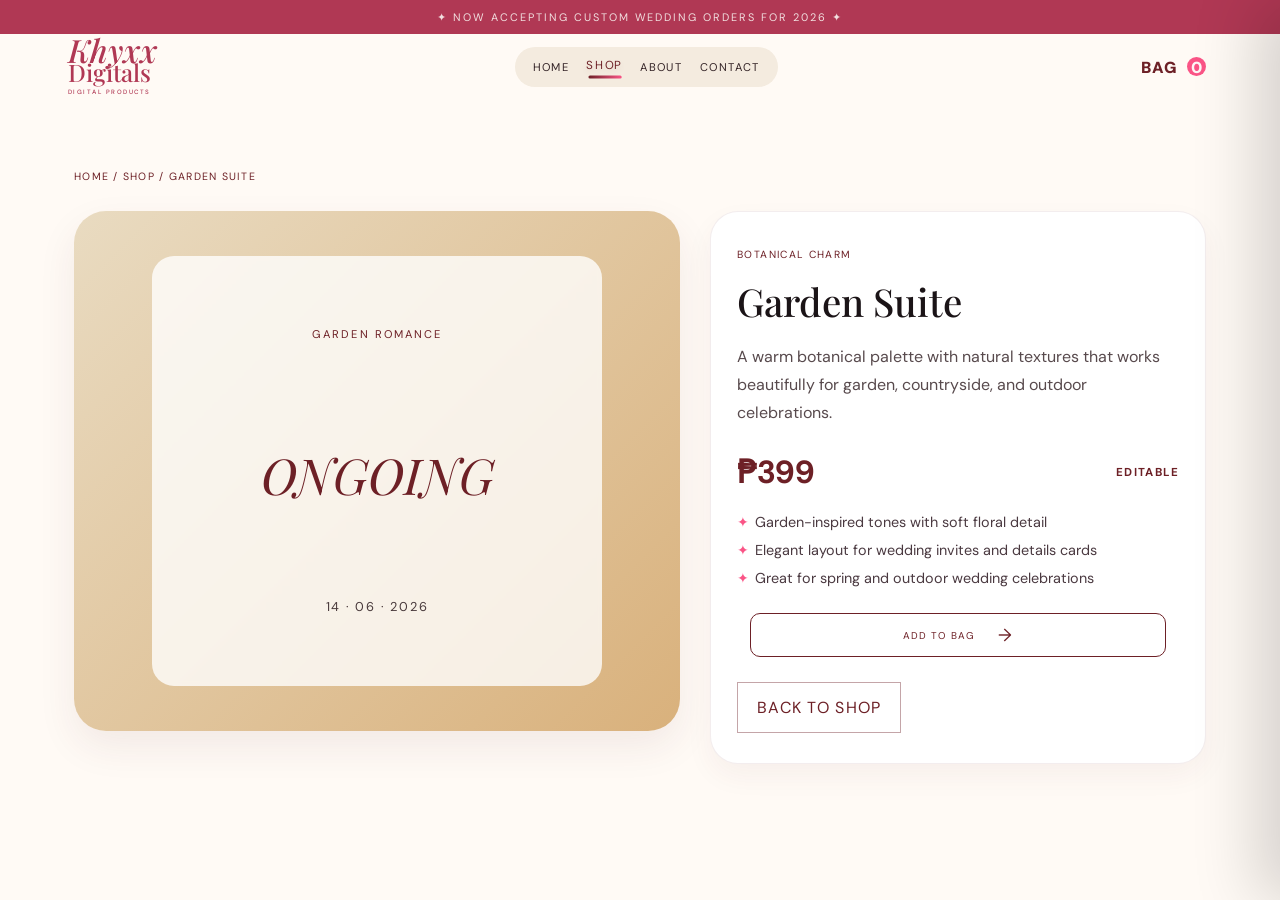
<file: garden-suite.html>
<!doctype html>
<html lang="en">
  <head>
    <meta charset="UTF-8" />
    <meta name="viewport" content="width=device-width, initial-scale=1.0" />
    <meta name="description" content="Garden Suite wedding letter design by Khyxx Digitals." />
    <title>Garden Suite | Khyxx Digitals</title>
    <link rel="preconnect" href="https://fonts.googleapis.com" />
    <link rel="preconnect" href="https://fonts.gstatic.com" crossorigin />
    <link href="https://fonts.googleapis.com/css2?family=DM+Sans:wght@400;500;600;700&family=Italiana&family=Playfair+Display:ital,wght@0,500;0,600;1,500;1,600&display=swap" rel="stylesheet" />
    <link rel="stylesheet" href="style.css" />
  </head>
  <body>
    <div class="announcement">✦ NOW ACCEPTING CUSTOM WEDDING ORDERS FOR 2026 ✦</div>

    <header class="site-header">
      <a href="index.html" class="brand" aria-label="Khyxx Digitals home">
        <span>Khyxx</span> Digitals
        <small>digital products</small>
      </a>

      <button class="menu-toggle" aria-label="Open menu" aria-expanded="false">☰</button>

      <nav class="nav" aria-label="Main navigation">
        <a href="index.html">Home</a>
        <a class="active" href="shop.html">Shop</a>
        <a href="about.html">About</a>
        <a href="contact.html">Contact</a>
      </nav>

      <button class="cart-button" aria-label="Open shopping cart">
        Bag <span class="cart-count">0</span>
      </button>
    </header>

    <main class="detail-page">
      <div class="detail-breadcrumb">Home / Shop / Garden Suite</div>

      <div class="detail-layout">
        <div class="detail-visual" style="background:linear-gradient(135deg,#e9dbc1,#d9b17c);">
          <div class="preview-card" style="background:rgba(255,255,255,0.78);">
            <span class="pairing">garden romance</span>
            <h1 style="font-size:3.1rem;">ONGOING</h1>
            <span class="date">14 · 06 · 2026</span>
          </div>
        </div>

        <aside class="detail-info">
          <span class="tag">Botanical charm</span>
          <h2>Garden Suite</h2>
          <p>
            A warm botanical palette with natural textures that works beautifully for garden, countryside, and outdoor celebrations.
          </p>

          <div class="price-row">
            <strong>₱399</strong>
            <span style="color:#6d2026; font-size:0.72rem; letter-spacing:0.12em; text-transform:uppercase; font-weight:700;">Editable</span>
          </div>

          <ul class="feature-list">
            <li>Garden-inspired tones with soft floral detail</li>
            <li>Elegant layout for wedding invites and details cards</li>
            <li>Great for spring and outdoor wedding celebrations</li>
          </ul>

          <div class="detail-actions">
            <button class="button button-dark add-to-cart" data-name="Garden Suite Design" data-price="349">Add to bag <span>→</span></button>
            <a class="button secondary" href="shop.html">Back to shop</a>
          </div>
        </aside>
      </div>
    </main>

    <aside class="cart-drawer" aria-hidden="true">
      <div class="cart-top">
        <h2>Your bag</h2>
        <button class="close-cart" aria-label="Close cart">×</button>
      </div>
      <div class="cart-items">
        <p class="empty">Your bag is waiting for something lovely.</p>
      </div>
      <div class="cart-footer">
        <p>Total <strong class="cart-total">₱0</strong></p>
        <button class="button button-dark checkout">Continue to checkout <span>→</span></button>
      </div>
    </aside>

    <div class="overlay"></div>

    <script src="java.js"></script>
  </body>
</html>
</file>
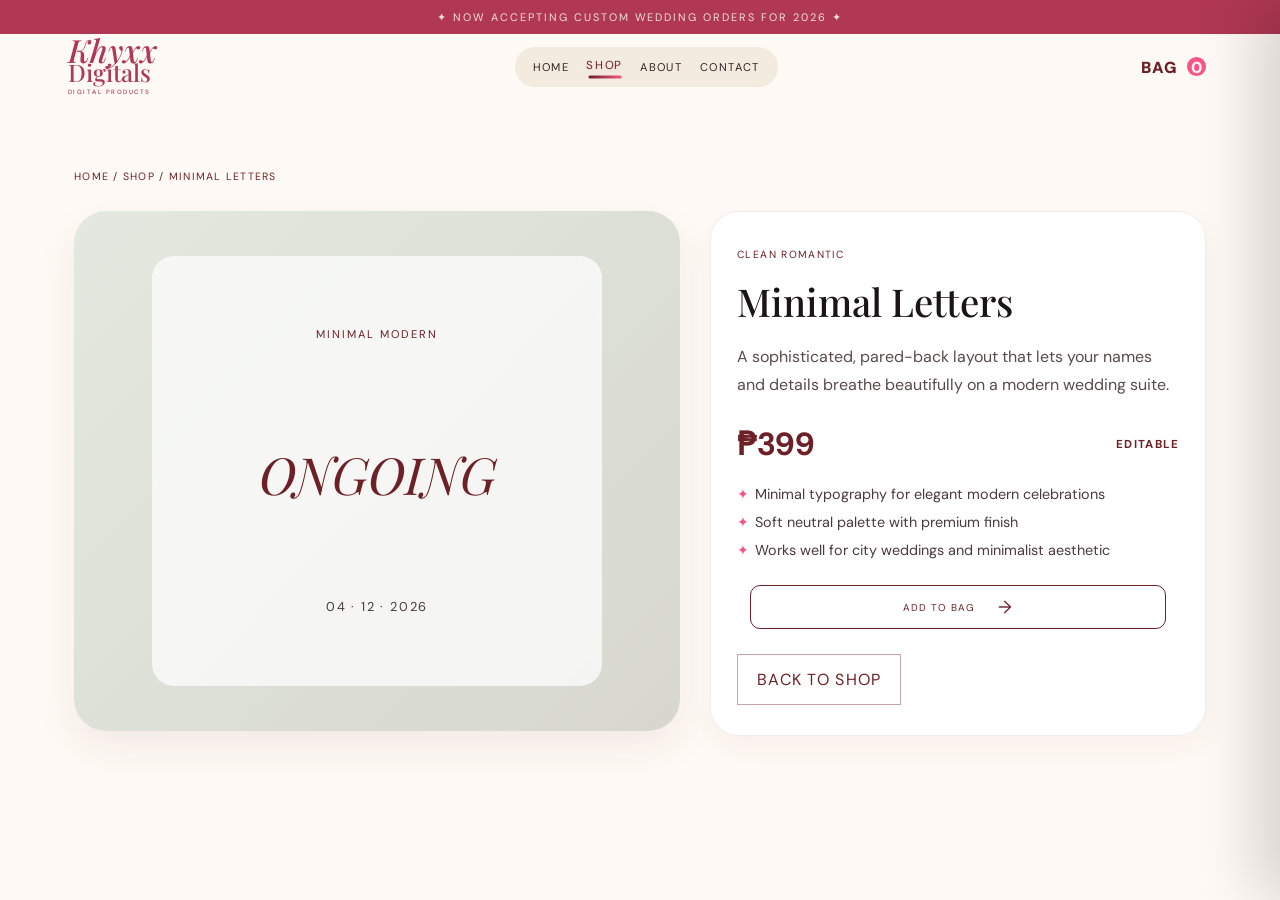
<file: minimal-letters.html>
<!doctype html>
<html lang="en">
  <head>
    <meta charset="UTF-8" />
    <meta name="viewport" content="width=device-width, initial-scale=1.0" />
    <meta name="description" content="Minimal Letters wedding letter design by Khyxx Digitals." />
    <title>Minimal Letters | Khyxx Digitals</title>
    <link rel="preconnect" href="https://fonts.googleapis.com" />
    <link rel="preconnect" href="https://fonts.gstatic.com" crossorigin />
    <link href="https://fonts.googleapis.com/css2?family=DM+Sans:wght@400;500;600;700&family=Italiana&family=Playfair+Display:ital,wght@0,500;0,600;1,500;1,600&display=swap" rel="stylesheet" />
    <link rel="stylesheet" href="style.css" />
  </head>
  <body>
    <div class="announcement">✦ NOW ACCEPTING CUSTOM WEDDING ORDERS FOR 2026 ✦</div>

    <header class="site-header">
      <a href="Home.html" class="brand" aria-label="Khyxx Digitals home">
        <span>Khyxx</span> Digitals
        <small>digital products</small>
      </a>

      <button class="menu-toggle" aria-label="Open menu" aria-expanded="false">☰</button>

      <nav class="nav" aria-label="Main navigation">
        <a href="index.html">Home</a>
        <a class="active" href="shop.html">Shop</a>
        <a href="about.html">About</a>
        <a href="contact.html">Contact</a>
      </nav>

      <button class="cart-button" aria-label="Open shopping cart">
        Bag <span class="cart-count">0</span>
      </button>
    </header>

    <main class="detail-page">
      <div class="detail-breadcrumb">Home / Shop / Minimal Letters</div>

      <div class="detail-layout">
        <div class="detail-visual" style="background:linear-gradient(135deg,#e3e9e0,#d7d7cf);">
          <div class="preview-card" style="background:rgba(255,255,255,0.72);">
            <span class="pairing">minimal modern</span>
            <h1 style="font-size:3.2rem;">ONGOING</h1>
            <span class="date">04 · 12 · 2026</span>
          </div>
        </div>

        <aside class="detail-info">
          <span class="tag">Clean romantic</span>
          <h2>Minimal Letters</h2>
          <p>
            A sophisticated, pared-back layout that lets your names and details breathe beautifully on a modern wedding suite.
          </p>

          <div class="price-row">
            <strong>₱399</strong>
            <span style="color:#6d2026; font-size:0.72rem; letter-spacing:0.12em; text-transform:uppercase; font-weight:700;">Editable</span>
          </div>

          <ul class="feature-list">
            <li>Minimal typography for elegant modern celebrations</li>
            <li>Soft neutral palette with premium finish</li>
            <li>Works well for city weddings and minimalist aesthetic</li>
          </ul>

          <div class="detail-actions">
            <button class="button button-dark add-to-cart" data-name="Minimal Letters Design" data-price="249">Add to bag <span>→</span></button>
            <a class="button secondary" href="shop.html">Back to shop</a>
          </div>
        </aside>
      </div>
    </main>

    <aside class="cart-drawer" aria-hidden="true">
      <div class="cart-top">
        <h2>Your bag</h2>
        <button class="close-cart" aria-label="Close cart">×</button>
      </div>
      <div class="cart-items">
        <p class="empty">Your bag is waiting for something lovely.</p>
      </div>
      <div class="cart-footer">
        <p>Total <strong class="cart-total">₱0</strong></p>
        <button class="button button-dark checkout">Continue to checkout <span>→</span></button>
      </div>
    </aside>

    <div class="overlay"></div>

    <script src="java.js"></script>
  </body>
</html>
</file>
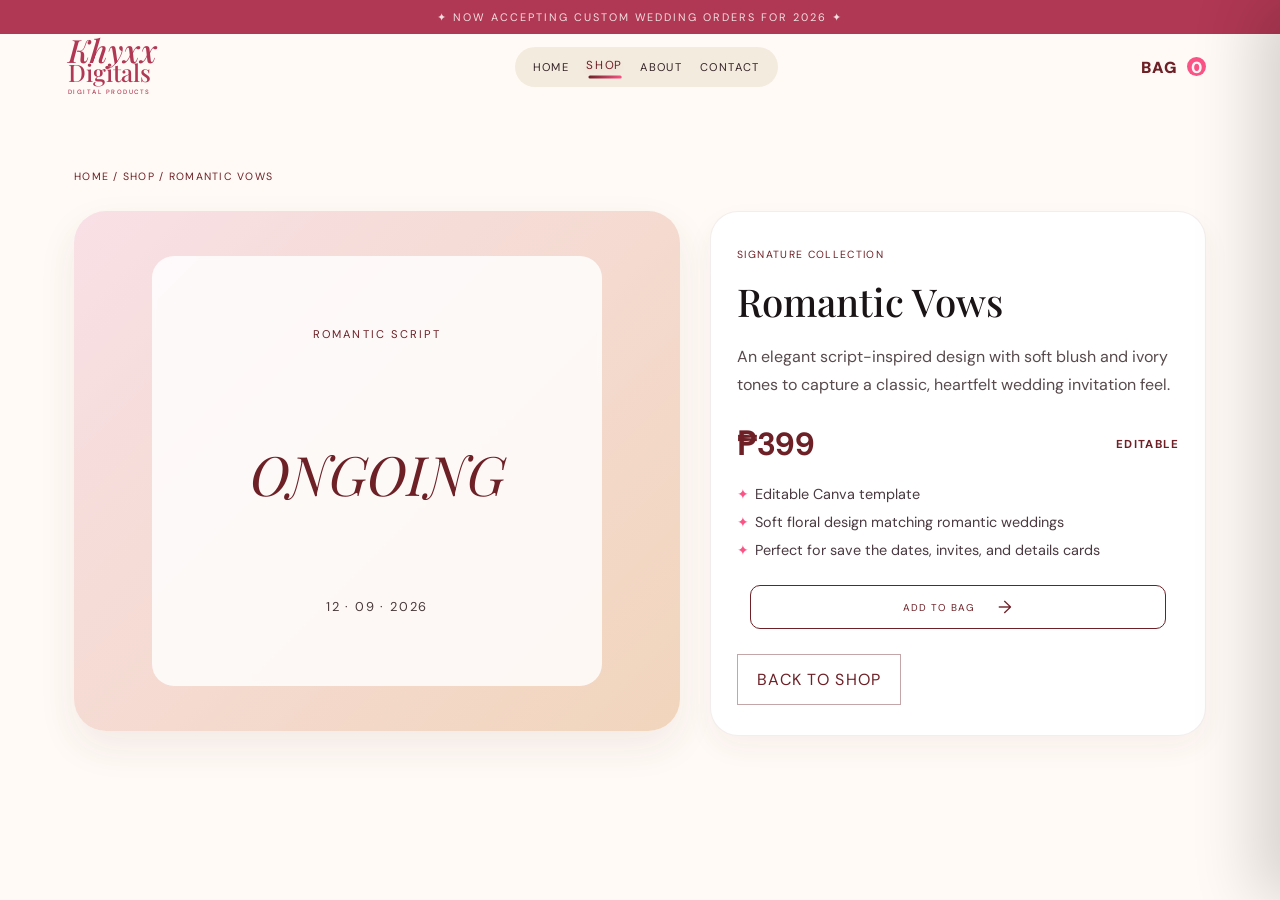
<file: romantic-vows.html>
<!doctype html>
<html lang="en">

<head>
  <meta charset="UTF-8" />
  <meta name="viewport" content="width=device-width, initial-scale=1.0" />
  <meta name="description" content="Romantic Vows wedding letter design by Khyxx Digitals." />
  <title>Romantic Vows | Khyxx Digitals</title>
  <link rel="preconnect" href="https://fonts.googleapis.com" />
  <link rel="preconnect" href="https://fonts.gstatic.com" crossorigin />
  <link
    href="https://fonts.googleapis.com/css2?family=DM+Sans:wght@400;500;600;700&family=Italiana&family=Playfair+Display:ital,wght@0,500;0,600;1,500;1,600&display=swap"
    rel="stylesheet" />
  <link rel="stylesheet" href="style.css" />
</head>

<body>
  <div class="announcement">✦ NOW ACCEPTING CUSTOM WEDDING ORDERS FOR 2026 ✦</div>

  <header class="site-header">
    <a href="Home.html" class="brand" aria-label="Khyxx Digitals home">
      <span>Khyxx</span> Digitals
      <small>digital products</small>
    </a>

    <button class="menu-toggle" aria-label="Open menu" aria-expanded="false">☰</button>

    <nav class="nav" aria-label="Main navigation">
      <a href="index.html">Home</a>
      <a class="active" href="shop.html">Shop</a>
      <a href="about.html">About</a>
      <a href="contact.html">Contact</a>
    </nav>

    <button class="cart-button" aria-label="Open shopping cart">
      Bag <span class="cart-count">0</span>
    </button>
  </header>

  <main class="detail-page">
    <div class="detail-breadcrumb">Home / Shop / Romantic Vows</div>

    <div class="detail-layout">
      <div class="detail-visual">
        <div class="preview-card">
          <span class="pairing">romantic script</span>
          <h1>ONGOING</h1>
          <span class="date">12 · 09 · 2026</span>
        </div>
      </div>

      <aside class="detail-info">
        <span class="tag">Signature collection</span>
        <h2>Romantic Vows</h2>
        <p>
          An elegant script-inspired design with soft blush and ivory tones to capture a classic,
          heartfelt wedding invitation feel.
        </p>

        <div class="price-row">
          <strong>₱399</strong>
          <span
            style="color:#6d2026; font-size:0.72rem; letter-spacing:0.12em; text-transform:uppercase; font-weight:700;">Editable</span>
        </div>

        <ul class="feature-list">
          <li>Editable Canva template</li>
          <li>Soft floral design matching romantic weddings</li>
          <li>Perfect for save the dates, invites, and details cards</li>
        </ul>

        <div class="detail-actions">
          <button class="button button-dark add-to-cart" data-name="Romantic Vows Design" data-price="299">Add to bag
            <span>→</span></button>
          <a class="button secondary" href="shop.html">Back to shop</a>
        </div>
      </aside>
    </div>
  </main>

  <aside class="cart-drawer" aria-hidden="true">
    <div class="cart-top">
      <h2>Your bag</h2>
      <button class="close-cart" aria-label="Close cart">×</button>
    </div>
    <div class="cart-items">
      <p class="empty">Your bag is waiting for something lovely.</p>
    </div>
    <div class="cart-footer">
      <p>Total <strong class="cart-total">₱0</strong></p>
      <button class="button button-dark checkout">Continue to checkout <span>→</span></button>
    </div>
  </aside>

  <div class="overlay"></div>

  <script src="java.js"></script>
</body>

</html>
</file>
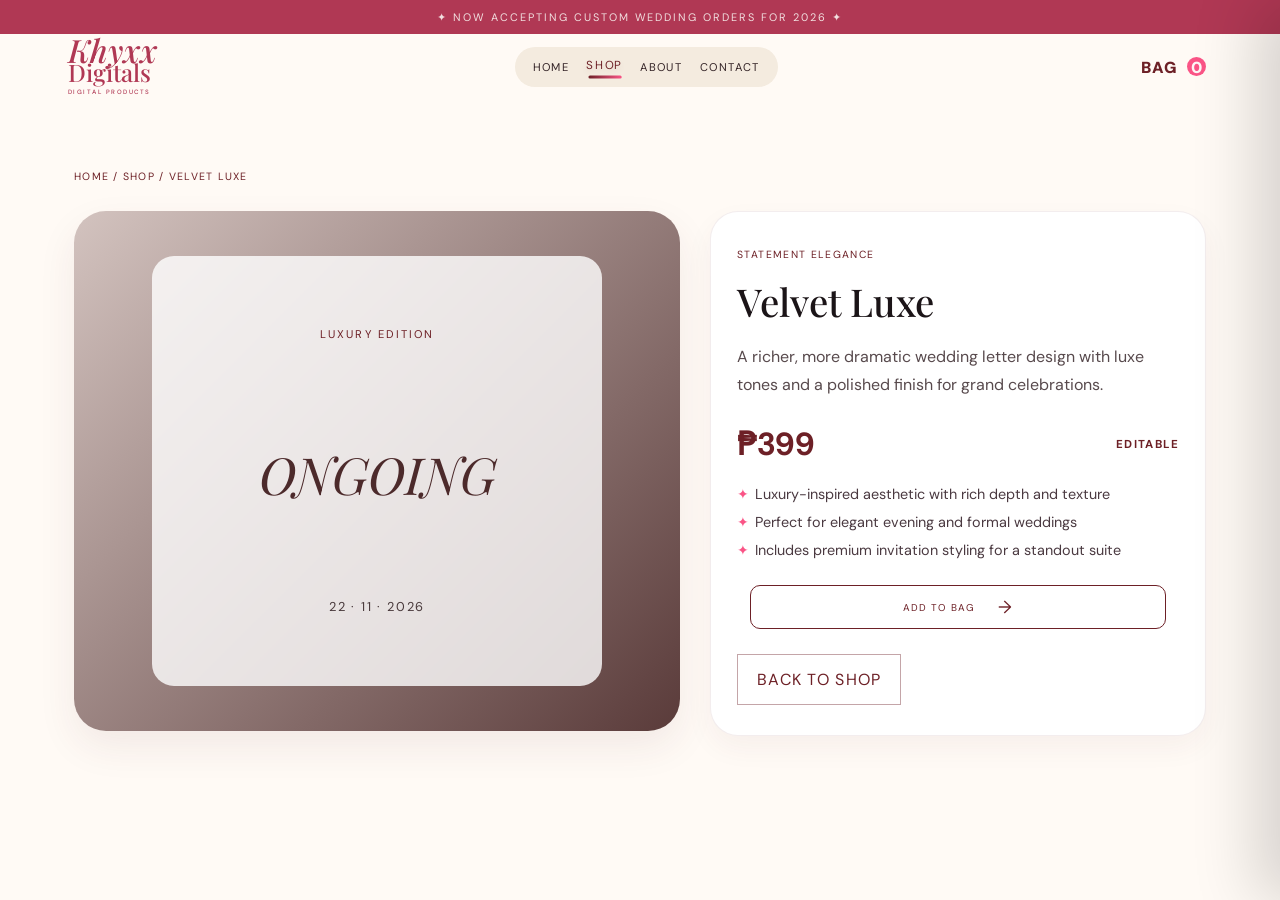
<file: velvet-luxe.html>
<!doctype html>
<html lang="en">
  <head>
    <meta charset="UTF-8" />
    <meta name="viewport" content="width=device-width, initial-scale=1.0" />
    <meta name="description" content="Velvet Luxe wedding letter design by Khyxx Digitals." />
    <title>Velvet Luxe | Khyxx Digitals</title>
    <link rel="preconnect" href="https://fonts.googleapis.com" />
    <link rel="preconnect" href="https://fonts.gstatic.com" crossorigin />
    <link href="https://fonts.googleapis.com/css2?family=DM+Sans:wght@400;500;600;700&family=Italiana&family=Playfair+Display:ital,wght@0,500;0,600;1,500;1,600&display=swap" rel="stylesheet" />
    <link rel="stylesheet" href="style.css" />
  </head>
  <body>
    <div class="announcement">✦ NOW ACCEPTING CUSTOM WEDDING ORDERS FOR 2026 ✦</div>

    <header class="site-header">
      <a href="index.html" class="brand" aria-label="Khyxx Digitals home">
        <span>Khyxx</span> Digitals
        <small>digital products</small>
      </a>

      <button class="menu-toggle" aria-label="Open menu" aria-expanded="false">☰</button>

      <nav class="nav" aria-label="Main navigation">
        <a href="index.html">Home</a>
        <a class="active" href="shop.html">Shop</a>
        <a href="about.html">About</a>
        <a href="contact.html">Contact</a>
      </nav>

      <button class="cart-button" aria-label="Open shopping cart">
        Bag <span class="cart-count">0</span>
      </button>
    </header>

    <main class="detail-page">
      <div class="detail-breadcrumb">Home / Shop / Velvet Luxe</div>

      <div class="detail-layout">
        <div class="detail-visual" style="background:linear-gradient(135deg,#d3c3bf,#5a3b3a);">
          <div class="preview-card" style="background:rgba(255,255,255,0.8);">
            <span class="pairing">luxury edition</span>
            <h1 style="font-size:3.2rem; color:#4c2a2b;">ONGOING</h1>
            <span class="date">22 · 11 · 2026</span>
          </div>
        </div>

        <aside class="detail-info">
          <span class="tag">Statement elegance</span>
          <h2>Velvet Luxe</h2>
          <p>
            A richer, more dramatic wedding letter design with luxe tones and a polished finish for grand celebrations.
          </p>

          <div class="price-row">
            <strong>₱399</strong>
            <span style="color:#6d2026; font-size:0.72rem; letter-spacing:0.12em; text-transform:uppercase; font-weight:700;">Editable</span>
          </div>

          <ul class="feature-list">
            <li>Luxury-inspired aesthetic with rich depth and texture</li>
            <li>Perfect for elegant evening and formal weddings</li>
            <li>Includes premium invitation styling for a standout suite</li>
          </ul>

          <div class="detail-actions">
            <button class="button button-dark add-to-cart" data-name="Velvet Luxe Design" data-price="399">Add to bag <span>→</span></button>
            <a class="button secondary" href="shop.html">Back to shop</a>
          </div>
        </aside>
      </div>
    </main>

    <aside class="cart-drawer" aria-hidden="true">
      <div class="cart-top">
        <h2>Your bag</h2>
        <button class="close-cart" aria-label="Close cart">×</button>
      </div>
      <div class="cart-items">
        <p class="empty">Your bag is waiting for something lovely.</p>
      </div>
      <div class="cart-footer">
        <p>Total <strong class="cart-total">₱0</strong></p>
        <button class="button button-dark checkout">Continue to checkout <span>→</span></button>
      </div>
    </aside>

    <div class="overlay"></div>

    <script src="java.js"></script>
  </body>
</html>
</file>
<file: style.css>
:root {
  --wine: #6d2026;
  --rose: #fa5486;
  --blush: #fbe6eb;
  --cream: #fffaf5;
  --sage: #777c52;
  --ink: #342427;
}

* {
  box-sizing: border-box;
}

html {
  scroll-behavior: smooth;
}

body {
  margin: 0;
  color: var(--ink);
  font-family: "DM Sans", sans-serif;
  background: var(--cream);
}

h1,
h2,
h3,
p {
  margin-top: 0;
}

h1,
h2,
h3,
.brand {
  font-family: "Playfair Display", serif;
  font-weight: 500;
}

.announcement {
  background: #b03854;
  color: hsl(0, 39%, 91%);
  text-align: center;
  font-size: 0.68rem;
  letter-spacing: 0.18em;
  padding: 10px;
}

.order-confirmation {
  max-width: 1120px;
  margin: 0 auto;
  padding: 16px 24px;
  background: #fff4e8;
  color: #6d2026;
  border: 1px solid #f1c8b7;
  border-radius: 14px;
  text-align: center;
  font-weight: 600;
  display: none;
}

.order-confirmation.visible {
  display: block;
}

.checkout-modal {
  position: fixed;
  inset: 0;
  z-index: 30;
  display: grid;
  place-items: center;
  padding: 20px;
  background: rgba(52, 36, 39, 0.52);
}

.checkout-form {
  width: min(100%, 460px);
  max-height: calc(100vh - 32px);
  overflow-y: auto;
  position: relative;
  padding: 24px 28px 26px;
  background: var(--cream);
  border-top: 5px solid var(--rose);
  box-shadow: 0 18px 50px rgba(52, 36, 39, 0.22);
}

.checkout-brand {
  display: grid;
  color: var(--wine);
  font: 1.15rem/0.9 "Playfair Display", serif;
  margin-bottom: 20px;
}

.checkout-brand span {
  font-size: 1.5rem;
  font-style: italic;
}

.checkout-brand small {
  margin-top: 6px;
  color: #a16d75;
  font: 0.55rem "DM Sans", sans-serif;
  letter-spacing: 0.16em;
  text-transform: uppercase;
}

.checkout-form h2 {
  margin-bottom: 5px;
  color: var(--wine);
}

.checkout-intro {
  color: #87777a;
  font-size: 0.88rem;
}

.checkout-form label {
  display: grid;
  gap: 5px;
  margin-top: 11px;
  font-size: 0.7rem;
  -transform: uppercase;
  letter-spacing: 0.1em;
}

.checkout-form input,
.checkout-form textarea {
  padding: 10px;
  border:
    1px solid #dec4b6;
  border-radius: 2px;
  background: #fff;
  color: var(--ink);
  font: inherit;
  letter-spacing: 0;
  transition: border-color 0.2s, box-shadow 0.2s;
}

.checkout-form input:focus {
  outline: none;
  border-color: var(--rose);
  box-shadow: 0 0 0 3px rgba(250, 84, 134, 0.12);
}

.checkout-form textarea {
  resize: vertical;
  min-height: 76px;
}

.payment-methods {
  display: grid;
  gap: 7px;
  margin: 14px 0 0;
  padding: 0;
  border: 0;
}

.payment-methods legend {
  margin-bottom: 3px;
  color: var(--wine);
  font-size: 0.7rem;
  text-transform: uppercase;
  letter-spacing: 0.1em;
}

.payment-option {
  display: flex !important;
  grid-template-columns: auto 1fr;
  align-items: flex-start;
  gap: 8px !important;
  margin-top: 0 !important;
  padding: 8px 10px;
  border: 1px solid #dec4b6;
  background: #fff;
  cursor: pointer;
  text-transform: none !important;
  letter-spacing: 0 !important;
}

.payment-option:has(input:checked) {
  border-color: var(--rose);
  box-shadow: 0 0 0 2px rgba(250, 84, 134, 0.1);
}

.payment-option input {
  margin-top: 3px;
  accent-color: var(--rose);
}

.payment-option span {
  display: grid;
  gap: 3px;
}

.payment-option strong {
  color: var(--wine);
  font-size: 0.82rem;
}

.payment-option small {
  color: #87777a;
  font-size: 0.75rem;
  text-transform: none;
  letter-spacing: 0;
}

.close-checkout {
  position: absolute;
  top: 12px;
  right: 14px;
  border: 0;
  background: transparent;
  color: var(--wine);
  font-size: 1.6rem;
  cursor: pointer;
}

.checkout-summary {
  display: grid;
  gap: 6px;
  margin: 16px 0;
  padding: 11px 0;
  border-top: 1px solid #dec4b6;
  border-bottom: 1px solid #dec4b6;
  font-size: 0.8rem;
}

.checkout-summary span {
  display: flex;
  justify-content: space-between;
  gap: 12px;
}

.summary-heading {
  display: flex;
  justify-content: space-between;
  margin-bottom: 4px;
  color: var(--wine);
  font: 600 0.68rem "DM Sans", sans-serif;
  letter-spacing: 0.12em;
  text-transform: uppercase;
}

.summary-heading span {
  color: #a16d75;
  font-weight: 400;
  letter-spacing: 0;
  text-transform: none;
}

.summary-total {
  margin-top: 7px;
  padding-top: 11px;
  border-top: 1px solid #ead8d1;
  color: var(--wine);
}

.checkout-error {
  min-height: 1.2em;
  color: var(--wine);
  font-size: 0.8rem;
}

.details-fields {
  display: grid;
  grid-template-columns: 1fr 1fr;
  gap: 0 12px;
}

.details-fields label:last-child {
  grid-column: 1 / -1;
}

.details-later {
  margin: 12px 0 0;
  color: #a16d75;
  font-size: 0.72rem;
  text-align: center;
}

.order-details-success {
  text-align: center;
}

@media (max-width: 560px) {
  .checkout-form {
    padding: 28px 20px;
  }

  .details-fields {
    grid-template-columns: 1fr;
  }

  .details-fields label:last-child {
    grid-column: auto;
  }

  .admin-login {
    align-items: stretch;
    flex-direction: column;
  }
}

.site-header {
  position: sticky;
  top: 0;
  z-index: 15;
  height: 66px;
  display: flex;
  align-items: center;
  justify-content: space-between;
  gap: 16px;
  max-width: 1180px;
  margin: auto;
  padding: 0 18px;
  background: rgba(255, 250, 245, 0.96);
  backdrop-filter: blur(8px);
  color: #b03854;
  transition: height 0.25s ease, padding 0.25s ease, box-shadow 0.25s ease, gap 0.25s ease;
}

.site-header.scrolled {
  height: 49px;
  padding: 0 12px;
  box-shadow: 0 5px 12px rgba(0, 0, 0, 0.08);
  gap: 10px;
}

.site-header.scrolled .brand {
  font-size: 1.1rem;
}

.site-header.scrolled .brand span {
  font-size: 1.35rem;
}

.site-header.scrolled .brand small {
  margin-top: 3px;
}

.brand {
  color: #b03854;
  font-size: 1.5rem;
  line-height: 0.78;
  display: grid;
  text-decoration: none;
  transition: transform 0.2s ease, text-shadow 0.2s ease;
}

.brand:hover {
  transform: translateY(-3px) scale(1.05);
  text-shadow: 0 6px 12px rgba(109, 32, 38, 0.16);
}

.brand span {
  font-family: "Playfair Display", Georgia, serif;
  font-size: 2rem;
  font-style: italic;
  display: block;
  transition: transform .2s;

}

.brand:hover span {
  transform: scale(1.2);
}

.brand small {
  font: 500 0.39rem "DM Sans";
  letter-spacing: 0.24em;
  text-transform: uppercase;
  margin-top: 7px;
  transition: transform .2s;
}

.brand:hover small {
  transform: scale(1.2);
}

.nav {
  display: flex;
  gap: 18px;
  background: #f4ebdf;
  padding: 9px 18px;
  border-radius: 99px;
}

.nav a,
footer a {
  font-size: 0.7rem;
  text-transform: uppercase;
  letter-spacing: 0.12em;
  text-decoration: none;
  color: #342427;
  position: relative;
  display: inline-block;
  padding: 4px 0;
  transition: color 0.2s ease, transform 0.2s ease, text-shadow 0.2s ease;
}

.nav a::after {
  content: "";
  position: absolute;
  left: 50%;
  bottom: -2px;
  width: 0;
  height: 3px;
  border-radius: 999px;
  background: linear-gradient(90deg, #6d2026, #fa5486);
  transform: translateX(-50%);
  transition: width 0.2s ease, opacity 0.2s ease;
  opacity: 0;
}

.nav a.active,
.nav a:hover {
  color: #6d2026;
  transform: translateY(-2px) scale(1.04);
  text-shadow: 0 3px 6px rgba(109, 32, 38, 0.12);
}

.nav a.active::after,
.nav a:hover::after {
  width: 90%;
  opacity: 1;
}

.cart-button,
.menu-toggle {
  border: 0;
  background: transparent;
  color: var(--wine);
  font: 1000 1rem "DM Sans";
  letter-spacing: 0.06em;
  text-transform: uppercase;
  cursor: pointer;
  transition: transform 0.2s ease, box-shadow 0.2s ease;
}

.cart-button:hover,
.menu-toggle:hover {
  transform: translateY(-2px) scale(1.08);
  box-shadow: 0 6px 12px rgba(109, 32, 38, 0.14);
}

.cart-count {
  background: #fa5486;
  color: #fdf6f6;
  border-radius: 50%;
  display: inline-grid;
  place-items: center;
  width: 19px;
  height: 19px;
  margin-left: 4px;
}

.menu-toggle {
  display: none;
  font-size: 1.25rem;
}

.hero {
  min-height: 580px;
  position: relative;
  overflow: hidden;
  isolation: isolate;
  text-align: center;
  padding: 100px 20px;
  background:
    radial-gradient(circle at 50% 42%, #fff8ef 0 14%, transparent 38%),
    linear-gradient(130deg, #f9d8e3, #fff8ed 48%, #f8d5df);
}

.hero::before,
.hero::after {
  content: "";
  position: absolute;
  border-radius: 50%;
  background: #eea7bc88;
  filter: blur(4px);
  z-index: -1;
}

.hero::before {
  width: 340px;
  height: 340px;
  left: -150px;
  top: 80px;
}

.hero::after {
  width: 260px;
  height: 260px;
  right: -90px;
  bottom: -70px;
}

.sparkles {
  font-size: 2.1rem;
  color: #dc9b3f;
  letter-spacing: 0.55em;
}

.eyebrow {
  text-transform: uppercase;
  letter-spacing: 0.2em;
  font-size: 1rem;
  font-weight: 600;
  color: #6d2026;
}

.eyebrow1 {
  text-transform: uppercase;
  letter-spacing: 0.2em;
  font-size: 1.25rem;
  font-weight: 600;
  color: #6d2026;
}

.hero h1 {
  font-size: clamp(3.7rem, 7vw, 6.7rem);
  line-height: 0.82;
  color: var(--wine);
  letter-spacing: -0.06em;
  margin: 18px 0;
}

.hero h1 em {
  color: #6d2026;
}

.hero-copy {
  font-size: 0.95rem;
  letter-spacing: 0.08em;
  color: #66565a;
  max-width: 380px;
  margin: 0 auto 26px;
  line-height: 1.6;
}

.button {
  display: inline-flex;
  align-items: center;
  gap: 23px;
  padding: 14px 19px;
  border: 1px solid transparent;
  text-decoration: none;
  font-size: 1rem;
  letter-spacing: 0.08em;
  text-transform: uppercase;
  cursor: pointer;
}

.button span {
  font-size: 1.1rem;
}

.button-dark {
  background: #6d2026;
  color: #f1e8e8;
  border-radius: 10px;
}

.button-dark:hover {
  box-shadow: 0 8px 22px #6d202644;
  color: #fff;
  background: #923434;
}

.button-light {
  background: #923434;
  color: white;
  transition: transform 0.2s, background 0.2s, color 0.2s;
  padding: 5px;
}

.button-light:hover {
  transform: scale(1.05);
  background: #6d2026;
  color: #fff;
  text-decoration: underline;
}

.hero-card {
  position: absolute;
  width: 155px;
  min-height: 180px;
  padding: 18px 12px;
  box-shadow: 0 16px 35px #7b354129;
  display: grid;
  place-items: center;
  align-content: center;
}

.hero-card span,
.hero-card small {
  font-family: "DM Sans";
  font-size: 0.58rem;
  text-transform: uppercase;
  letter-spacing: 0.14em;
}

.hero-card strong {
  font: 1.7rem/1 "Playfair Display";
  font-style: italic;
}

.card-one {
  left: max(4%, calc(50% - 490px));
  bottom: 54px;
  background: linear-gradient(150deg, #f8ebe1cc, #dd9d9c);
  color: var(--wine);
  transform: rotate(-8deg);
}

.card-two {
  right: max(4%, calc(50% - 490px));
  top: 110px;
  background: #777c52;
  color: #fffcfc;
  transform: rotate(8deg);
}

.card-two i {
  font-size: 2rem;
  color: #e6dcde;
}

.section-wrap {
  max-width: 1120px;
  margin: auto;
  padding-left: 25px;
  padding-right: 25px;
}

.intro {
  display: grid;
  grid-template-columns: 0.9fr 1.1fr;
  align-items: center;
  gap: 90px;
  padding-top: 100px;
  padding-bottom: 100px;
}

.intro-media {
  min-height: 360px;
  border-radius: 28px;
  overflow: hidden;
  background: linear-gradient(135deg, #f4d3dc, #f8efe8);
}

.intro-media video {
  width: 100%;
  height: 100%;
  min-height: 360px;
  object-fit: cover;
  display: block;
}

.intro h2,
.section-heading h2,
.about h2,
.contact h2 {
  font-size: clamp(2rem, 3.3vw, 3.3rem);
  line-height: 1.05;
  color: #02250c;
  margin-bottom: 20px;
}

.intro>div:last-child>p:not(.eyebrow),
.about p:not(.eyebrow) {
  line-height: 1.75;
  font-size: 0.94rem;
}

.text-link {
  color: #6d2026;
  font-size: 0.75rem;
  font-weight: 700;
  text-transform: uppercase;
  letter-spacing: 0.1em;
  text-decoration: none;
}

.text-link span {
  font-size: 1.1rem;
}

.packages {
  background: linear-gradient(145deg, #dccdd2, #f9cfdb);
  padding: 86px 0;
}

.section-heading {
  text-align: center;
}

.package-grid {
  display: grid;
  grid-template-columns: repeat(3, 1fr);
  gap: 15px;
  margin-top: 40px;
}

.package-grid article {
  min-height: 280px;
  padding: 29px;
  background: #ed94b3;
  color: #fff;
  display: flex;
  flex-direction: column;
  justify-content: flex-end;
  transition: transform 0.25s, box-shadow 0.25s;
}

.package-grid article:hover {
  transform: translateY(-8px);
  box-shadow: 0 14px 22px #8c42633b;
}

.package-grid .featured {
  background: #ed94b3;
}

.package-grid span {
  margin-bottom: auto;
  font: 1rem Italiana, serif;
}

.package-grid h3 {
  font-size: 1.9rem;
  font-style: italic;
  margin: 0;
}

.package-grid p {
  font-size: 0.84rem;
  line-height: 1.45;
}

.package-grid a {
  color: inherit;
  text-transform: uppercase;
  font-size: 0.66rem;
  letter-spacing: 0.12em;
}

.shop {
  padding-top: 100px;
  padding-bottom: 100px;
}

.filters {
  display: flex;
  justify-content: center;
  gap: 8px;
  margin: 34px 0;
}

.filter {
  border: 1px solid #dec4b6;
  background: transparent;
  color: var(--wine);
  padding: 9px 13px;
  cursor: pointer;
  font: 0.65rem "DM Sans";
  text-transform: uppercase;
  letter-spacing: 0.11em;
  transition: transform 0.2s, background 0.2s, color 0.2s;
}

.filter:hover {
  transform: scale(1.1);
}

.filter.active,
.filter:hover {
  background: IVORY WHITE;
  color: BLACK;
  text-decoration: underline;
}

.product-grid {
  display: grid;
  grid-template-columns: repeat(4, 1fr);
  gap: 18px;
}

.product {
  background: #fff;
  box-shadow: 0 6px 14px #532c3012;
  transition: transform 0.25s ease, box-shadow 0.25s ease, opacity 0.25s ease;
  animation: fadeUp 0.65s ease both;
}

.product:hover {
  transform: translateY(-6px);
  box-shadow: 0 14px 24px rgba(83, 44, 48, 0.12);
}

.product-image {
  aspect-ratio: 0.82;
  width: 100%;
  border: 0;
  display: grid;
  place-items: center;
  text-align: center;
  padding: 20px;
  color: #fff;
  font: italic 1.55rem/1.05 "Playfair Display";
  position: relative;
  overflow: hidden;
  cursor: pointer;
  transition: filter 0.25s ease, transform 0.25s ease;
}

.product-image:hover,
.product-image:focus-visible {
  filter: brightness(1.06);
}

.product-image:focus-visible {
  outline: 3px solid var(--wine);
  outline-offset: -3px;
}

.product-image::before {
  content: "";
  position: absolute;
  inset: 14px;
}

.product-image span {
  z-index: 1;
}

.garden {
  background: #eadcca url("store/Wedding Invitation.png") center / cover no-repeat;
}

.coast {
  background: #fff url("store/Screenshot 2026-08-21 185614.png") center / cover no-repeat;
}

.olive {
  background: #68724c;
}

.blush {
  background: #f7dce2 url("store/Wedding Invitation 2.png") center / cover no-repeat;
}

.product-meta {
  display: flex;
  justify-content: space-between;
  gap: 8px;
  padding: 14px 13px 10px;
}

.product-meta p {
  font: 600 0.86rem "DM Sans";
  margin: 0 0 4px;
}

.product-meta small {
  font-size: 0.65rem;
  color: #87777a;
}

.product-meta strong {
  color: var(--wine);
  font-size: 0.76rem;
}

.add-to-cart {
  width: calc(100% - 26px);
  margin: 0 13px 13px;
  padding: 10px;
  background: transparent;
  border: 1px solid var(--wine);
  font: 0.62rem "DM Sans";
  letter-spacing: 0.11em;
  text-transform: uppercase;
  color: var(--wine);
  cursor: pointer;
  transition: transform 0.2s, background 0.2s, color 0.2s;
}

.add-to-cart:hover {
  transform: scale(1.05);
  background: var(--wine);
  color: red;
}

.testimonials {
  padding: 90px 25px;
  background: #f5d2db;
}

.feedback-gallery {
  max-width: 1060px;
  display: grid;
  grid-template-columns: repeat(3, minmax(0, 1fr));
  gap: 16px;
  margin: 35px auto 42px;
  opacity: 0;
  visibility: hidden;
  max-height: 0;
  overflow: hidden;
  margin-top: 0;
  margin-bottom: 0;
  transition: opacity 0.35s ease, max-height 0.35s ease, margin 0.35s ease, visibility 0.35s ease;
}

.feedback-gallery.visible {
  opacity: 1;
  visibility: visible;
  max-height: 900px;
  margin-top: 35px;
  margin-bottom: 42px;
}

.feedback-gallery img {
  width: 100%;
  height: 150px;
  object-fit: contain;
  background: #fffaf8;
  border: 5px solid #fffaf8;
  box-shadow: 0 10px 22px rgba(83, 44, 48, 0.13);
}

.quote-wrap {
  max-width: 860px;
  display: flex;
  align-items: center;
  gap: 25px;
  margin: 35px auto 0;
  min-height: 260px;
}

@media (max-width: 700px) {
  .feedback-gallery {
    grid-template-columns: repeat(2, minmax(0, 1fr));
    gap: 10px;
  }

  .feedback-gallery img {
    height: 120px;
  }
}

.quote-wrap blockquote {
  text-align: center;
  flex: 1;
  margin: 0;
  display: flex;
  flex-direction: column;
  justify-content: center;
  min-height: 220px;
}

.stars {
  color: #be7e32;
  letter-spacing: 0.25em;
  font-size: 0.8rem;
}

.quote-wrap blockquote p {
  font: italic 1.6rem/1.4 "Playfair Display";
  color: var(--wine);
  min-height: 120px;
  display: flex;
  align-items: center;
  justify-content: center;
  margin: 18px 0 14px;
}

.quote-wrap cite {
  font-size: 0.68rem;
  letter-spacing: 0.13em;
  text-transform: uppercase;
  font-style: normal;
}

.quote-arrow {
  border: 0;
  background: transparent;
  font-size: 1.5rem;
  color: var(--wine);
  cursor: pointer;
}

.about {
  display: grid;
  grid-template-columns: 1fr 1fr;
  gap: 80px;
  padding-top: 100px;
  padding-bottom: 100px;
  align-items: center;
  background: #eb96af;
  max-width: none;
  padding-left: max(25px, calc((100% - 1070px) / 2));
  padding-right: max(25px, calc((100% - 1070px) / 2));
}

.about h2,
.about .eyebrow {
  color: white;
}

.about h2 {
  font-size: 3.5rem;
  line-height: 1.1;
}

.about p {
  font-size: 0.90rem;
  line-height: 1.75;
  color: #fdf6f6;
}

.about p:not(.eyebrow) {
  color: white;
}

.eyebrow a {
  color: #fff;
  text-decoration: underline;
  text-underline-offset: 3px;
}

.about-collage {
  height: 420px;
  position: relative;
  display: block;
  width: min(100%, 500px);
  margin: 0 auto;
}

.photo {
  position: absolute;
  object-fit: cover;
  box-shadow: 0 16px 40px rgba(73, 28, 33, 0.18);
  border: 4px solid rgba(255, 255, 255, 0.9);
}

.photo-one {
  margin-left: 20px;
  width: 615px;
  height: 400px;
  top: 0;
  left: -20;
  z-index: 2;
}

.photo-two {
  width: 330px;
  height: 230px;
  left: 290px;
  bottom: -220px;
  z-index: 3;
}

.photo-three {
  width: 200px;
  height: 230px;
  right: 290px;
  bottom: -220px;
  z-index: 1;
}

.contact {
  background: #f1e3d0;
  padding: 85px 25px;
  text-align: center;
}

.contact form {
  max-width: 570px;
  margin: 32px auto 0;
  display: grid;
  gap: 13px;
  text-align: left;
}

.contact label span {
  display: block;
  font-size: 0.66rem;
  text-transform: uppercase;
  letter-spacing: 0.13em;
  color: var(--wine);
  margin-bottom: 5px;
}

.contact input,
.contact textarea {
  width: 100%;
  border: 1px solid #cfb9a7;
  background: #fffaf8;
  padding: 12px;
  font: inherit;
  color: var(--ink);
  resize: vertical;
}

.contact .button {
  justify-content: center;
  justify-self: center;
}

.form-status {
  text-align: center;
  margin: 0;
  color: var(--wine);
  font-size: 0.8rem;
}

footer {
  background: #6d2026;
  color: #fff;
  padding: 45px max(25px, calc((100% - 1070px) / 2));
  display: grid;
  grid-template-columns: 1fr 1.5fr 1fr;
  gap: 24px;
  align-items: center;
}

footer .brand {
  color: #faf9f9
}

footer>p {
  font-size: 0.875rem;
  justify-self: center;
  text-align: left;
  line-height: 2;
  margin: 0;
  max-width: 420px;


}

footer>.footer-contact {
  display: flex;
  flex-direction: column;
  align-items: left;
  gap: 5px;
  text-align: center;
}
  
.social-icons {
  display: flex;
  justify-content: center;
  gap: 12px;
  width: 100%;
  max-width: 240px;
}

.social-icons a {
  display: inline-flex;
  align-items: center;
  justify-content: center;
  width: 42px;
  height: 42px;
  border-radius: 50%;
  background: rgba(255, 255, 255, 0.12);
  transition: transform 0.2s, background 0.2s, box-shadow 0.2s;
}

.social-icons a:hover {
  transform: translateY(-2px);
  background: rgba(255, 255, 255, 0.2);
}

.social-icons a.facebook:hover {
  background: #4267b2;
  box-shadow: 0 0 0 4px rgba(255, 255, 255, 0.12);
}

.social-icons a.instagram:hover {
  background: radial-gradient(circle at 30% 30%, #feda75 0%, #d62976 35%, #962fbf 65%, #4f5bd5 100%);
}

.social-icons a.tiktok:hover {
  background: linear-gradient(135deg, #69c9d0 0%, #010101 60%, #ee1d52 100%);
}

footer a {
  color: #fff;
  font-size: 0.61rem;
}

footer>small {
  grid-column: 1 / -1;
  border-top: 1px solid #ffffff55;
  padding-top: 16px;
  text-align: center;
  font-size: 0.6rem;
}

.cart-drawer {
  position: fixed;
  top: 0;
  right: 0;
  width: min(420px, 100%);
  height: 100%;
  z-index: 20;
  background: linear-gradient(180deg, #fffaf5 0%, #f8e7e1 100%);
  padding: 30px;
  display: flex;
  flex-direction: column;
  gap: 24px;
  transform: translateX(100%);
  transition: transform 0.35s ease, box-shadow 0.35s ease;
  box-shadow: -24px 0 60px rgba(0, 0, 0, 0.16);
}

.cart-drawer.open {
  transform: translateX(0);
}

.product-details-panel {
  position: fixed;
  top: 50%;
  left: 50%;
  width: min(520px, calc(100% - 36px));
  max-height: calc(100vh - 36px);
  overflow-y: auto;
  z-index: 20;
  padding: 30px;
  background: linear-gradient(180deg, #fffaf5 0%, #f8e7e1 100%);
  box-shadow: 0 24px 70px rgba(0, 0, 0, 0.2);
  transform: translate(-50%, -46%) scale(0.96);
  opacity: 0;
  visibility: hidden;
  transition: transform 0.3s ease, opacity 0.3s ease, visibility 0.3s ease;
}

.product-details-panel.open {
  transform: translate(-50%, -50%) scale(1);
  opacity: 1;
  visibility: visible;
}

.product-details-panel .cart-top {
  gap: 18px;
}

.product-details-panel .eyebrow {
  margin: 0 0 8px;
}

.product-details-image {
  display: block;
  width: 100%;
  max-height: 250px;
  margin: 22px 0;
  object-fit: contain;
  background: #fff;
}

.product-details-type {
  color: #806e70;
  font-style: italic;
  margin: 22px 0 14px;
}

.product-inclusions {
  display: grid;
  gap: 13px;
  margin: 0 0 26px;
  padding: 0;
  list-style: none;
}

.product-inclusions li {
  position: relative;
  padding-left: 24px;
  color: #4d4042;
  line-height: 1.5;
}

.product-inclusions li::before {
  content: "✦";
  position: absolute;
  left: 0;
  color: var(--wine);
}

.product-preview-link {
  display: block;
  margin: 0 0 24px;
  color: var(--wine);
  font-weight: 600;
  text-decoration: underline;
  text-underline-offset: 3px;
}

.details-add-to-cart {
  width: 100%;
  justify-content: center;
}

.overlay {
  position: fixed;
  inset: 0;
  background: rgba(0, 0, 0, 0.28);
  z-index: 15;
  opacity: 0;
  visibility: hidden;
  transition: opacity 0.35s ease, visibility 0.35s ease;
}

.overlay.visible {
  opacity: 1;
  visibility: visible;
}

.cart-top {
  display: flex;
  justify-content: space-between;
  align-items: center;
  padding-bottom: 18px;
  border-bottom: 1px solid #ddc9bb;
}

.cart-top h2 {
  margin: 0;
  color: var(--wine);
  font-size: 1.4rem;
}

.close-cart {
  border: 0;
  background: rgba(255, 255, 255, 0.8);
  width: 42px;
  height: 42px;
  border-radius: 50%;
  font-size: 1.4rem;
  color: var(--wine);
  cursor: pointer;
  transition: transform 0.2s ease, background 0.2s ease;
}

.close-cart:hover {
  transform: scale(1.08);
  background: #fff;
}

.cart-items {
  flex: 1;
  min-height: 120px;
  padding: 24px;
  background: #fff;
  border-radius: 28px;
  box-shadow: inset 0 0 0 1px rgba(109, 32, 38, 0.08);
  overflow-y: auto;
}

.empty {
  color: #806e70;
  font: italic 1.1rem "Playfair Display";
  margin: 0;
}

.cart-line {
  display: flex;
  justify-content: space-between;
  gap: 12px;
  border-bottom: 1px solid #ede1dc;
  padding: 18px 0;
  font-size: 0.9rem;
  align-items: center;
}

.cart-line:last-child {
  border-bottom: none;
}

.cart-line strong {
  display: block;
  margin-top: 4px;
  font-weight: 700;
}

.cart-line button {
  border: 0;
  background: transparent;
  color: var(--wine);
  cursor: pointer;
  font-weight: 700;
  letter-spacing: 0.02em;
}

.cart-footer {
  border-top: 1px solid #ddc9bb;
  padding-top: 22px;
  display: grid;
  gap: 14px;
}

.cart-footer p {
  display: flex;
  justify-content: space-between;
  align-items: center;
  margin: 0;
  color: var(--wine);
  font-weight: 700;
}

.cart-footer .button {
  width: 100%;
  justify-content: center;
  border-radius: 14px;
  padding: 15px 20px;
}

.hidden {
  display: none !important;
}

.shop-page-shell {
  max-width: 1180px;
  margin: 0 auto;
  padding: 80px 24px 100px;
}

.shop-hero {
  text-align: center;
  padding: 36px 20px 16px;
}

.shop-hero .eyebrow {
  margin-bottom: 12px;
}

.shop-hero h1 {
  font-size: clamp(2.8rem, 5vw, 5rem);
  line-height: 0.95;
  color: var(--wine);
  margin-bottom: 18px;
}

.shop-hero p {
  max-width: 660px;
  margin: 0 auto;
  color: #5d4f51;
  line-height: 1.75;
}

.collection-grid {
  display: grid;
  grid-template-columns: repeat(2, minmax(0, 1fr));
  gap: 22px;
  margin-top: 46px;
}

.collection-card {
  background: #fff;
  border: 1px solid rgba(109, 32, 38, 0.08);
  border-radius: 26px;
  overflow: hidden;
  box-shadow: 0 12px 30px rgba(90, 43, 52, 0.07);
  transform: translateY(18px);
  opacity: 0;
  animation: fadeUp 0.7s ease forwards;
  transition: transform 0.35s ease, box-shadow 0.35s ease, border-color 0.35s ease;
}

.collection-card:hover {
  transform: translateY(-6px);
  box-shadow: 0 20px 36px rgba(90, 43, 52, 0.12);
  border-color: rgba(109, 32, 38, 0.18);
}

.collection-card:nth-child(2) {
  animation-delay: 0.12s;
}

.collection-card:nth-child(3) {
  animation-delay: 0.2s;
}

.collection-card:nth-child(4) {
  animation-delay: 0.28s;
}

.collection-art {
  min-height: 250px;
  display: grid;
  place-items: center;
  font: italic 2rem/1.1 "Playfair Display";
  letter-spacing: 0.04em;
  color: #fff;
  padding: 20px;
  position: relative;
}

.collection-art::before {
  content: "";
  position: absolute;
  inset: 18px;
  border: 1px solid rgba(255, 255, 255, 0.8);
}

.collection-art.romantic {
  background: linear-gradient(135deg, #f3d1dc, #d74660);
}

.collection-art.minimal {
  background: linear-gradient(135deg, #b9d4c1, #7c8d6a);
}

.collection-art.garden {
  background: linear-gradient(135deg, #e4c88f, #b9775c);
}

.collection-art.luxury {
  background: linear-gradient(135deg, #cab5a3, #5d3d38);
}

.collection-copy {
  display: flex;
  flex-direction: column;
  gap: 14px;
  padding: 25px 22px 24px;
}

.collection-copy .tag {
  color: var(--wine);
  text-transform: uppercase;
  letter-spacing: 0.12em;
  font-size: 0.63rem;
  font-weight: 700;
}

.collection-copy h2 {
  margin: 0;
  font-size: clamp(2rem, 3vw, 2.8rem);
  color: #26181b;
}

.collection-copy p {
  margin: 0;
  color: #5b4f52;
  line-height: 1.7;
}

.collection-meta {
  display: flex;
  align-items: center;
  justify-content: space-between;
  gap: 12px;
  margin-top: 6px;
}

.collection-meta strong {
  color: var(--wine);
  font-size: 1.2rem;
}

.collection-meta a {
  color: var(--wine);
  text-decoration: none;
  text-transform: uppercase;
  letter-spacing: 0.07em;
  font-size: 0.68rem;
  font-weight: 700;
}

@keyframes fadeUp {
  from {
    opacity: 0;
    transform: translateY(18px);
  }

  to {
    opacity: 1;
    transform: translateY(0);
  }
}

.detail-page {
  max-width: 1180px;
  margin: 0 auto;
  padding: 70px 24px 100px;
  animation: fadeUp 0.7s ease;
}

.detail-breadcrumb {
  color: var(--wine);
  text-transform: uppercase;
  letter-spacing: 0.12em;
  font-size: 0.66rem;
  margin-bottom: 28px;
}

.detail-layout {
  display: grid;
  grid-template-columns: 1.1fr 0.9fr;
  gap: 30px;
  align-items: start;
}

.detail-visual {
  background: linear-gradient(135deg, #f8e0e6, #f1d5bc);
  border-radius: 32px;
  min-height: 520px;
  display: grid;
  place-items: center;
  padding: 26px;
  box-shadow: 0 16px 38px rgba(90, 43, 52, 0.08);
  position: relative;
  overflow: hidden;
}

.detail-visual::before {
  content: "";
  position: absolute;
  inset: 26px;
}

.preview-card {
  position: relative;
  z-index: 1;
  width: min(100%, 450px);
  min-height: 430px;
  background: rgba(255, 255, 255, 0.82);
  border-radius: 22px;
  display: grid;
  place-items: center;
  text-align: center;
  padding: 30px;
  backdrop-filter: blur(2px);
}

.preview-card .pairing {
  display: block;
  font-size: 0.7rem;
  letter-spacing: 0.18em;
  text-transform: uppercase;
  color: var(--wine);
  margin-bottom: 28px;
}

.preview-card h1 {
  font: italic 3.4rem/0.9 "Playfair Display";
  color: var(--wine);
  margin: 0;
}

.preview-card .date {
  display: block;
  margin-top: 18px;
  font-size: 0.8rem;
  letter-spacing: 0.14em;
  text-transform: uppercase;
  color: #48393b;
}

.detail-info {
  background: #fff;
  border: 1px solid rgba(109, 32, 38, 0.08);
  border-radius: 28px;
  padding: 30px 26px;
  box-shadow: 0 12px 28px rgba(90, 43, 52, 0.05);
}

.detail-info .tag {
  display: inline-block;
  color: var(--wine);
  font-size: 0.65rem;
  text-transform: uppercase;
  letter-spacing: 0.13em;
  margin-bottom: 14px;
}

.detail-info h2 {
  margin: 0 0 16px;
  font-size: clamp(2.2rem, 3vw, 3rem);
  color: #1b1417;
}

.detail-info p {
  color: #584a4d;
  line-height: 1.75;
}

.price-row {
  display: flex;
  justify-content: space-between;
  align-items: center;
  gap: 10px;
  margin: 24px 0 18px;
}

.price-row strong {
  font-size: 2rem;
  color: var(--wine);
}

.feature-list {
  list-style: none;
  padding: 0;
  margin: 20px 0 0;
  display: grid;
  gap: 10px;
}

.feature-list li {
  color: #4a3940;
  font-size: 0.9rem;
  position: relative;
  padding-left: 18px;
}

.feature-list li::before {
  content: "✦";
  position: absolute;
  left: 0;
  color: var(--rose);
}

.detail-actions {
  display: flex;
  flex-wrap: wrap;
  gap: 12px;
  margin-top: 26px;
}

.detail-actions .button {
  justify-content: center;
}

.detail-actions .secondary {
  background: transparent;
  border-color: rgba(109, 32, 38, 0.4);
  color: var(--wine);
}

@media (max-width: 760px) {

  .collection-grid,
  .detail-layout {
    grid-template-columns: 1fr;
  }

  .collection-card {
    max-width: 520px;
    margin: 0 auto;
  }

  .detail-visual {
    min-height: 420px;
  }

  .preview-card h1 {
    font-size: 2.6rem;
  }

  .site-header {
    height: 72px;
    padding: 0 18px;
  }

  .nav {
    position: absolute;
    top: 108px;
    left: 14px;
    right: 14px;
    z-index: 8;
    display: none;
    flex-direction: column;
    align-items: center;
    border-radius: 12px;
    box-shadow: 0 10px 25px #4c202833;
  }

  .nav.open {
    display: flex;
  }

  .menu-toggle {
    display: block;
    order: 3;
  }

  .cart-button {
    margin-left: auto;
  }

  .hero {
    min-height: 620px;
    padding-top: 75px;
  }

  .hero-card {
    width: 118px;
    min-height: 130px;
  }

  .hero-card strong {
    font-size: 1.25rem;
  }

  .card-one {
    bottom: 28px;
    left: 7%;
  }

  .card-two {
    right: 7%;
    top: 60px;
  }

  .intro,
  .about {
    grid-template-columns: 1fr;
    gap: 35px;
    padding-top: 65px;
    padding-bottom: 65px;
  }

  .floral-art {
    height: 280px;
  }

  .package-grid,
  .product-grid {
    grid-template-columns: repeat(2, 1fr);
  }

  .package-grid article {
    min-height: 230px;
    padding: 20px;
  }

  .package-grid h3 {
    font-size: 1.35rem;
  }

  .product-meta {
    display: block;
  }

  .product-meta strong {
    display: block;
    margin-top: 7px;
  }

  .about-collage {
    height: 300px;
  }

  .filters {
    flex-wrap: wrap;
  }

  footer {
    grid-template-columns: 1fr;
    text-align: center;
    justify-items: center;
  }

  footer>p {
    margin: auto;
  }

  footer>div {
    justify-content: center;
    text-align: center;
  }

  .brand {
    font-size: 1.3rem;
  }

  .brand span {
    font-size: 1.5rem;
  }
}

@media (max-width: 430px) {
  .announcement {
    font-size: 0.54rem;
  }

  .hero h1 {
    font-size: 3.6rem;
  }

  .hero-card {
    display: none;
  }

  .product-grid {
    gap: 10px;
  }

  .product-image {
    font-size: 1.2rem;
  }

  .shop,
  .packages,
  .testimonials,
  .contact {
    padding-top: 65px;
    padding-bottom: 65px;
  }

  .quote-wrap {
    gap: 8px;
  }

  .quote-wrap blockquote p {
    font-size: 1.3rem;
  }

  .section-wrap {
    padding-left: 18px;
    padding-right: 18px;
  }
}
</file>
